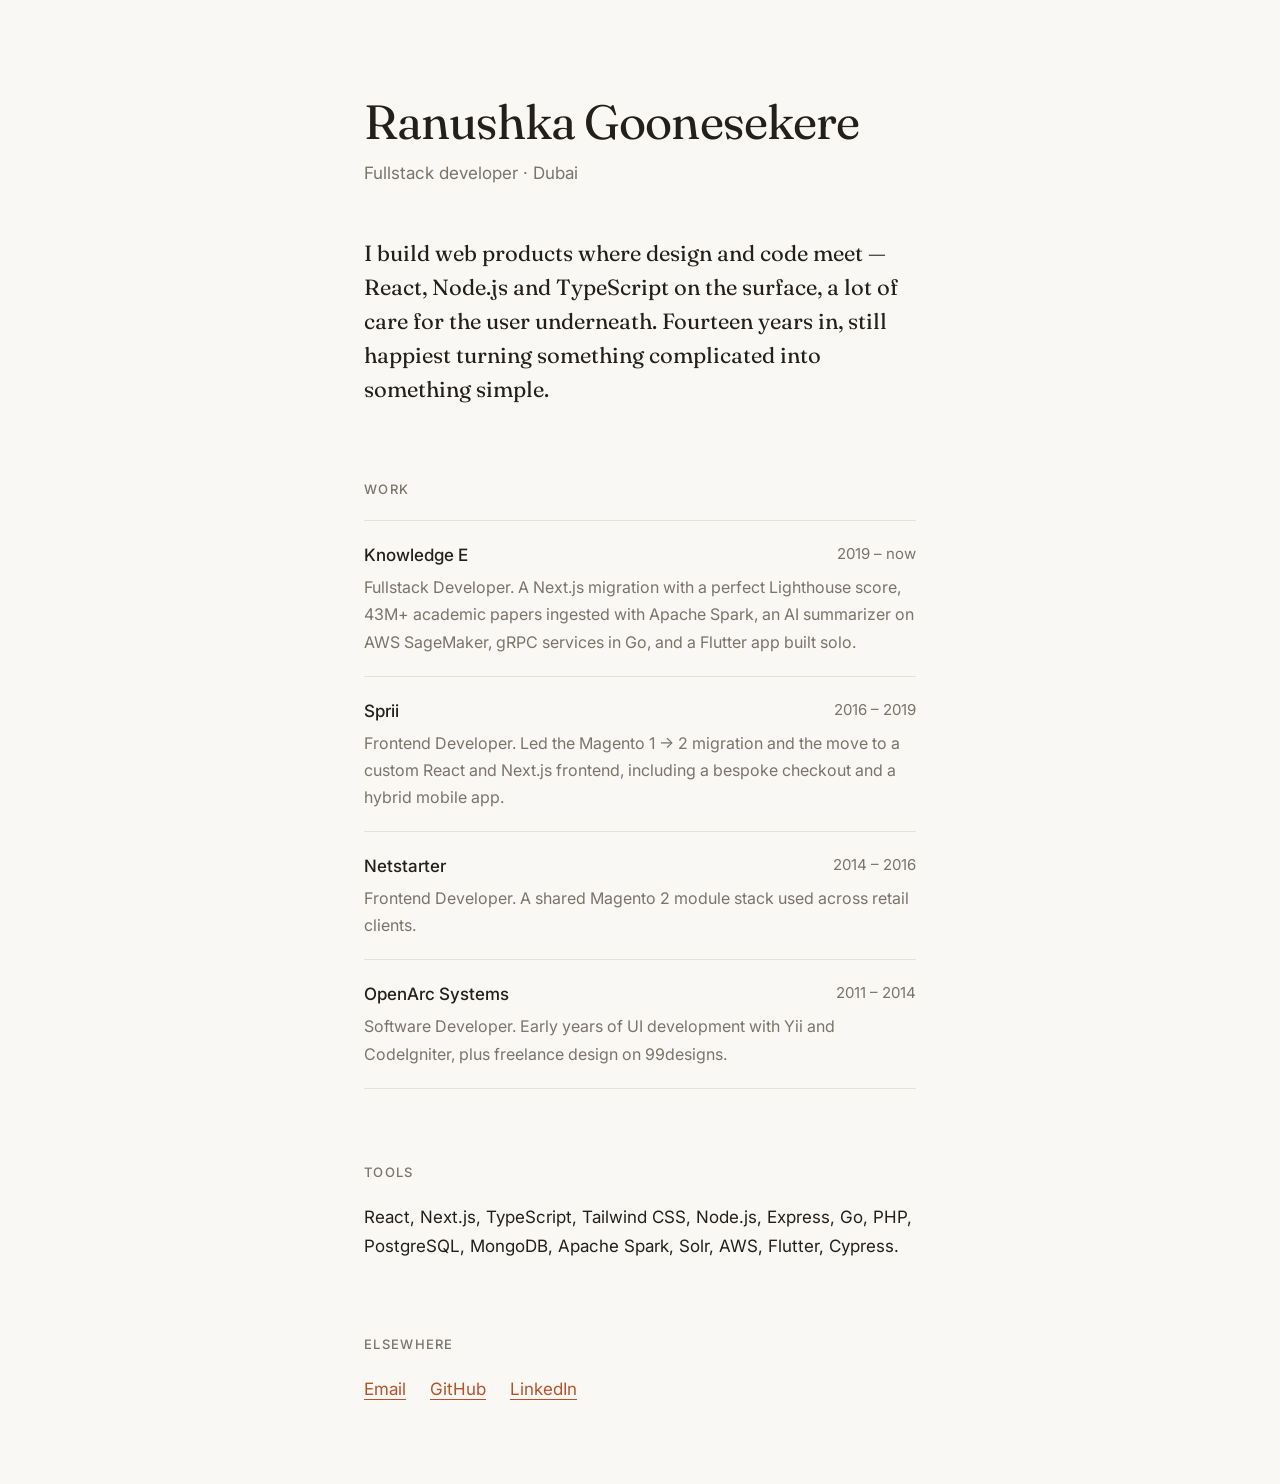
<file: index.html>
<!DOCTYPE html>
<html lang="en">
<head>
<meta charset="UTF-8" />
<meta name="viewport" content="width=device-width, initial-scale=1.0" />
<title>Ranushka Goonesekere — Fullstack Developer</title>
<meta name="description" content="Ranushka Goonesekere — Fullstack Developer in Dubai. React, Node.js, TypeScript and UX/UI." />
<link rel="icon" href="data:image/svg+xml,%3Csvg xmlns='http://www.w3.org/2000/svg' viewBox='0 0 32 32'%3E%3Ccircle cx='16' cy='16' r='16' fill='%23b4532a'/%3E%3Ctext x='16' y='22' font-family='Georgia,serif' font-size='17' text-anchor='middle' fill='%23fff'%3ER%3C/text%3E%3C/svg%3E" />
<link rel="preconnect" href="https://fonts.googleapis.com" />
<link rel="preconnect" href="https://fonts.gstatic.com" crossorigin />
<link rel="stylesheet" href="https://fonts.googleapis.com/css2?family=Fraunces:opsz,wght@9..144,400;9..144,500&family=Inter:wght@400;500&display=swap" />
<link rel="stylesheet" href="css/style.css" />
</head>
<body>
<main>

  <header>
    <h1>Ranushka Goonesekere</h1>
    <p class="role">Fullstack developer · Dubai</p>
  </header>

  <p class="intro">I build web products where design and code meet — React, Node.js and TypeScript on the surface, a lot of care for the user underneath. Fourteen years in, still happiest turning something complicated into something simple.</p>

  <section>
    <h2>Work</h2>
    <ul>
      <li>
        <div class="row"><strong>Knowledge E</strong><span>2019 – now</span></div>
        <p>Fullstack Developer. A Next.js migration with a perfect Lighthouse score, 43M+ academic papers ingested with Apache Spark, an AI summarizer on AWS SageMaker, gRPC services in Go, and a Flutter app built solo.</p>
      </li>
      <li>
        <div class="row"><strong>Sprii</strong><span>2016 – 2019</span></div>
        <p>Frontend Developer. Led the Magento 1 → 2 migration and the move to a custom React and Next.js frontend, including a bespoke checkout and a hybrid mobile app.</p>
      </li>
      <li>
        <div class="row"><strong>Netstarter</strong><span>2014 – 2016</span></div>
        <p>Frontend Developer. A shared Magento 2 module stack used across retail clients.</p>
      </li>
      <li>
        <div class="row"><strong>OpenArc Systems</strong><span>2011 – 2014</span></div>
        <p>Software Developer. Early years of UI development with Yii and CodeIgniter, plus freelance design on 99designs.</p>
      </li>
    </ul>
  </section>

  <section>
    <h2>Tools</h2>
    <p>React, Next.js, TypeScript, Tailwind CSS, Node.js, Express, Go, PHP, PostgreSQL, MongoDB, Apache Spark, Solr, AWS, Flutter, Cypress.</p>
  </section>

  <section>
    <h2>Elsewhere</h2>
    <p class="links">
      <a href="mailto:ranushka543@gmail.com">Email</a>
      <a href="https://github.com/Ranushka" target="_blank" rel="noopener">GitHub</a>
      <a href="https://www.linkedin.com/in/ranushkagoonesekere/" target="_blank" rel="noopener">LinkedIn</a>
    </p>
  </section>

</main>
</body>
</html>
</file>
<file: css/style.css>
:root {
  --bg: #faf8f4;
  --fg: #23201c;
  --muted: #7a746a;
  --line: #e7e2d9;
  --accent: #b4532a;
}
@media (prefers-color-scheme: dark) {
  :root {
    --bg: #161412;
    --fg: #ece7de;
    --muted: #9a9387;
    --line: #2a2723;
    --accent: #e08a62;
  }
}
* { box-sizing: border-box; }
body {
  margin: 0;
  background: var(--bg);
  color: var(--fg);
  font: 17px/1.7 "Inter", system-ui, sans-serif;
  -webkit-font-smoothing: antialiased;
}
main { max-width: 600px; margin: 0 auto; padding: 96px 24px 80px; }
a { color: var(--accent); text-underline-offset: 4px; text-decoration-thickness: 1px; }

h1, .intro {
  font-family: "Fraunces", Georgia, serif;
  font-weight: 400;
}
h1 { font-size: clamp(34px, 8vw, 48px); line-height: 1.1; letter-spacing: -0.02em; margin: 0 0 10px; }
.role { margin: 0; color: var(--muted); }
.intro { font-size: 22px; line-height: 1.55; margin: 48px 0 0; }

section { margin-top: 72px; }
h2 { font-size: 13px; font-weight: 500; letter-spacing: 0.1em; text-transform: uppercase; color: var(--muted); margin: 0 0 20px; }
section p { margin: 0; }

ul { list-style: none; margin: 0; padding: 0; }
li { padding: 20px 0; border-top: 1px solid var(--line); }
li:last-child { border-bottom: 1px solid var(--line); }
.row { display: flex; justify-content: space-between; gap: 16px; }
.row strong { font-weight: 500; }
.row span { color: var(--muted); font-size: 15px; white-space: nowrap; }
li p { color: var(--muted); font-size: 16px; margin-top: 4px; }

.links { display: flex; gap: 24px; }
</file>
